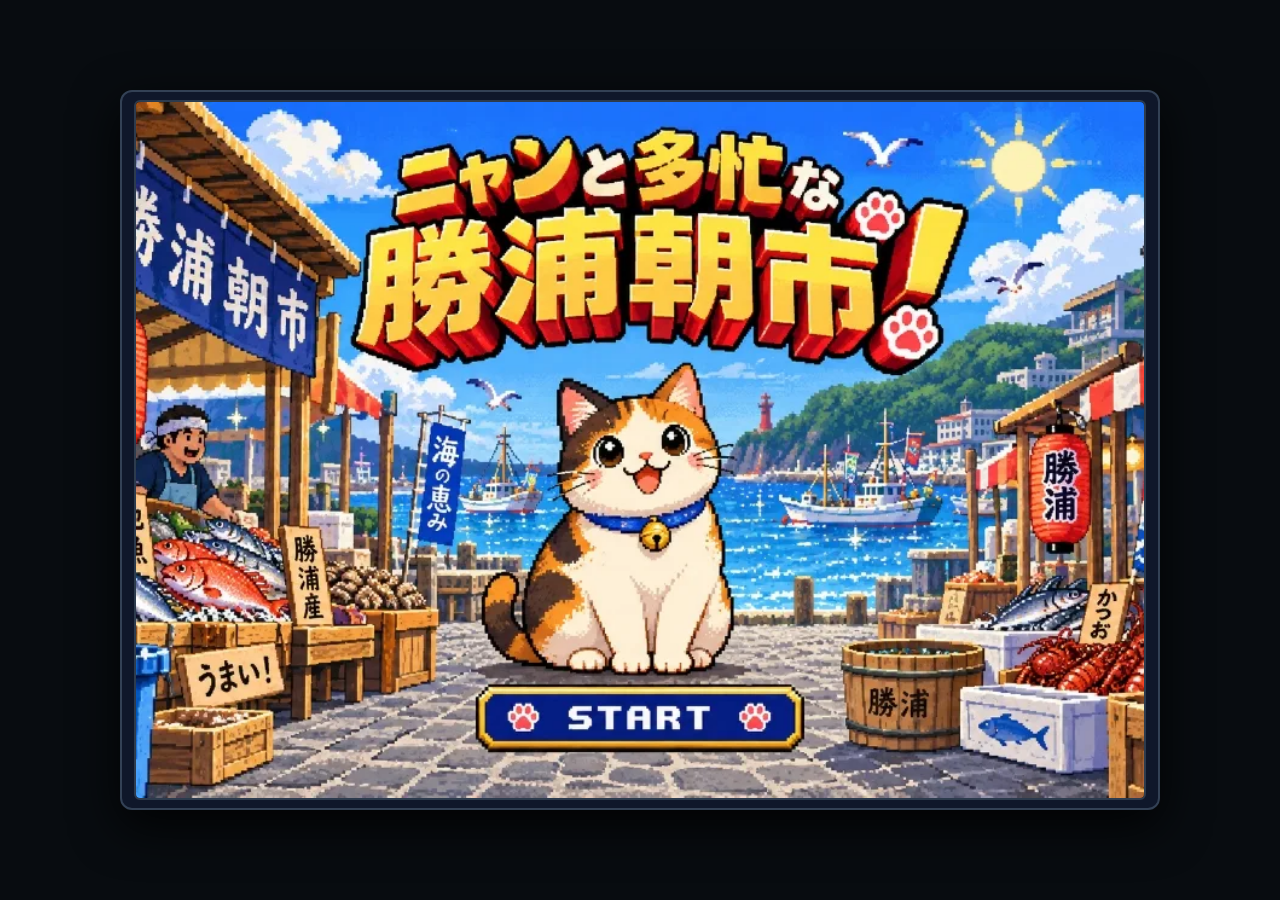
<file: index.html>
<!DOCTYPE html>
<html lang="ja">
<head>
  <meta charset="UTF-8">
  <meta name="viewport" content="width=device-width, initial-scale=1.0, viewport-fit=cover">
  <meta name="apple-mobile-web-app-capable" content="yes">
  <meta name="apple-mobile-web-app-title" content="にゃんと多忙な勝浦朝市">
  <meta name="apple-mobile-web-app-status-bar-style" content="black-translucent">
  <meta name="mobile-web-app-capable" content="yes">
  <meta name="theme-color" content="#080c10">
  <title>にゃんと多忙な勝浦朝市！〜おつかい猫のヤンキー大乱闘〜 【SFC超美麗版】</title>
  <link rel="manifest" href="manifest.json">
  <link rel="apple-touch-icon" href="assets/apple-touch-icon.png">
  <link rel="stylesheet" href="style.css?v=20261004_guide_v19">
  <link rel="stylesheet" href="mobile.css?v=20261004_guide_v19">
</head>
<body>
  <div id="game-container">
    <!-- 上部ヘッダーUI（ダダサバイバー風SFCアーケード調HUD） -->
    <header id="ui-header" class="hidden">
      <div class="header-left">
        <div class="stage-badge" title="勝浦朝市・遠見岬神社サバイバー">勝浦朝市</div>
        <div class="level-box">
          <span class="level-badge" id="player-level-badge">LV. 1</span>
          <div class="exp-bar-container" title="経験値ゲージ（敵を倒すと経験値を獲得！）">
            <div id="exp-bar-fill" class="exp-bar-fill"></div>
            <span id="exp-text" class="exp-text">0 / 8 EXP</span>
          </div>
        </div>
      </div>
      <div class="header-right">
        <!-- プレイヤーHPバー -->
        <div class="hp-box">
          <span class="hp-icon">❤️</span>
          <div class="hp-bar-container">
            <div id="hp-bar-fill" class="hp-bar-fill"></div>
          </div>
          <span id="hp-text" class="hp-text">100 / 100</span>
        </div>
        <!-- 総長登場までの残り時間／最終決戦の状態 -->
        <div class="status-box">
          <span class="label">総長登場まで</span>
          <span id="timer-display" class="value">02:00</span>
        </div>
        <!-- 討伐数（K.O.） -->
        <div class="status-box ko-box">
          <span class="label">撃破数</span>
          <span id="ko-display" class="value">0 体</span>
        </div>
        <button id="help-btn" class="ui-btn" title="操作説明（開いている間は一時停止）" aria-label="操作説明を開く。一時停止">❓ 説明</button>
        <button id="sound-btn" class="ui-btn" title="BGM/効果音 ON/OFF" aria-label="BGMと効果音を切り替える">🔊 BGM ON</button>
      </div>
    </header>

    <!-- メインゲームキャンバス（ビューポート 880 x 495） -->
    <div id="canvas-wrapper">
      <canvas id="gameCanvas" width="880" height="495" tabindex="0"></canvas>
      <button id="event-continue" type="button" hidden aria-label="カットインを閉じてゲームを再開">バトル開始</button>
      <button id="skip-peace" type="button" hidden aria-label="平和時間をスキップしてバトルへ">バトルへ <span aria-hidden="true">»</span></button>

      <!-- 0. ローディング画面（全アセット完全読み込み＆リアルタイム進捗ゲージ） -->
      <div id="loading-overlay" class="overlay loading-screen">
        <div class="loading-card">
          <div class="loading-mascot-wrap">
            <span class="loading-cat">🐾</span>
            <span class="loading-fish">🐟</span>
          </div>
          <h2 class="loading-title">にゃんと多忙な勝浦朝市</h2>
          <div id="loading-status-text" class="loading-status-text">朝市の品物を仕入れ中ニャ...</div>
          <div class="loading-bar-wrap">
            <div id="loading-bar-fill" class="loading-bar-fill"></div>
          </div>
          <div id="loading-percent" class="loading-percent">0%</div>
          <div class="loading-tip-banner">
            💡 <strong>遊び方のコツ：</strong>アイテムを急いで拾って助っ人を呼ぼう！援護で道を開くニャ！
          </div>
        </div>
      </div>

      <!-- 1. タイトル画面（ChatGPT生成の超美麗1枚絵全面＋STARTボタン連動ヒットボックス） -->
      <div id="title-overlay" class="overlay title-screen">
        <img class="title-art" src="assets/title_bg.webp?v=20260929_webp_lightweight_v1" alt="にゃんと多忙な勝浦朝市！ おつかい猫のヤンキー大乱闘" draggable="false">
        <button id="btn-quick-start" class="sfc-start-hitbox" title="START 遊び方へ" aria-label="START 遊び方を見て始める"><span class="mobile-start-label">START ▶</span></button>
      </div>

      <!-- 4. リザルト画面オーバーレイ -->
      <div id="result-overlay" class="overlay hidden">
        <div class="overlay-card">
          <h2 class="result-title" id="result-headline">本日の朝市パトロール終了！</h2>
          <div id="star-rating" class="stars">★★★</div>
          <div class="result-rank-title" id="rank-title">勝浦の守護猫</div>
          
          <!-- ★エンディング画像表示枠（ChatGPT画像配置用） -->
          <div id="ending-banner" class="ending-banner hidden" style="display: none;">
            <img id="ending-img" src="assets/ending.webp?v=20260929_webp_lightweight_v1" alt="勝浦朝市 平和エンディング" onerror="this.style.display='none'; document.getElementById('ending-placeholder').style.display='flex';" onload="this.style.display='block'; document.getElementById('ending-placeholder').style.display='none';" />
            <div id="ending-placeholder" class="ending-placeholder">
              <span class="ending-badge">🌅 HAPPY ENDING 🌅</span>
              <p class="ending-subtext">暴走族総長を撃破！勝浦朝市に平和と活気が戻ったニャ！</p>
            </div>
          </div>
          
          <!-- ★ゲームオーバー画像表示枠（ChatGPT画像配置用） -->
          <div id="gameover-banner" class="ending-banner hidden" style="display: none;">
            <img id="gameover-img" src="assets/gameover.webp?v=20260929_webp_lightweight_v1" alt="ゲームオーバー" onerror="this.style.display='none';" onload="this.style.display='block';" />
          </div>
          
          <div class="result-stats">
            <div class="stat-row">
              <span>生存時間:</span>
              <strong id="final-survival-time">00:00</strong>
            </div>
            <div class="stat-row">
              <span>敵撃破数（K.O.）:</span>
              <strong id="final-ko-count">0 体</strong>
            </div>
            <div class="stat-row">
              <span>到達レベル:</span>
              <strong id="final-level">LV. 1</strong>
            </div>
          </div>

          <button id="restart-btn" class="start-button">もう一度リベンジするニャ！</button>
        </div>
      </div>
    </div>

    <div id="mobile-hud" hidden aria-label="ゲームの状態">
      <div class="mobile-vitals">
        <div class="mobile-health"><span>HP</span><strong id="mobile-hp">100 / 100</strong><span id="mobile-level">Lv.1</span></div>
        <div class="mobile-meter"><div id="mobile-hp-fill"></div></div>
        <div class="mobile-exp-meter" aria-label="次のレベルまでの経験値"><div id="mobile-exp-fill"></div></div>
      </div>
      <div class="mobile-clock"><span id="mobile-timer-label">総長まで</span><strong id="mobile-timer">02:00</strong></div>
      <button id="mobile-pause" type="button" aria-label="一時停止メニューを開く"><span aria-hidden="true">Ⅱ</span></button>
    </div>
    <div id="mobile-notice" hidden role="status"></div>

    <!-- スマートフォン横画面の仮想ジョイスティック。CSSで画面内に重ねて配置する。 -->
    <div id="mobile-controller-zone">
      <div id="joystick-zone">
        <div id="joystick-base">
          <div class="joystick-ring"></div>
          <div class="joystick-cross h"></div>
          <div class="joystick-cross v"></div>
          <div id="joystick-knob">
            <span class="knob-icon">🐾</span>
          </div>
        </div>
      </div>
      <div class="controller-guide-text">▲ 親指でスティックをスワイプしてミケを操作 ▲</div>
    </div>
  </div>

  <!-- START後・説明メニュー共通。絵のページ送り中はゲームを開始／更新しない。 -->
  <dialog id="tutorial-overlay" class="hidden" aria-labelledby="guide-title">
    <div class="guide-shell">
      <div class="guide-header"><h2 id="guide-title" class="guide-sr-only">遊び方</h2><span id="guide-page" aria-label="ページ">1 / 4</span></div>
      <div class="guide-content">
        <div id="guide-art" class="guide-art"><img id="guide-image" src="assets/tutorial-guide.webp?v=20261004_guide_v19" alt="ジョイスティックでミケを動かそう" width="1774" height="887" decoding="async" draggable="false"></div>
        <p id="guide-fallback" class="guide-fallback" hidden></p>
        <p id="guide-caption" class="guide-sr-only" aria-live="polite" aria-atomic="true"></p>
        <p id="guide-pc-tip" class="guide-pc-tip">PC：WASD・矢印キー・マウスドラッグで移動</p>
      </div>
      <div class="guide-actions">
        <button id="btn-tutorial-back" type="button" class="guide-close">閉じる</button>
        <button id="guide-prev" type="button" disabled>戻る</button>
        <button id="btn-tutorial-start" type="button" class="guide-next">次へ ▶</button>
      </div>
    </div>
  </dialog>

  <dialog id="pause-menu" aria-labelledby="pause-title">
    <div class="pause-heading"><div><p>勝浦朝市パトロール</p><h2 id="pause-title">ひとやすみ</h2></div><button id="mobile-resume" type="button" autofocus>続ける ▶</button></div>
    <p id="pause-stats"></p>
    <div class="pause-actions">
      <button id="mobile-sound" type="button">音：ON</button>
      <button id="mobile-help" type="button">遊び方</button>
      <button id="mobile-title" type="button">タイトルへ戻る</button>
    </div>
    <p class="pause-note">右下のスティックで移動。攻撃は自動！</p>
  </dialog>

  <div id="orientation-overlay" class="hidden" role="dialog" aria-modal="true" aria-labelledby="orientation-title" aria-describedby="orientation-copy">
    <div class="orientation-card">
      <div class="orientation-icon" aria-hidden="true">↻</div>
      <h1 id="orientation-title">端末を横向きにしてね</h1>
      <p id="orientation-copy">このゲームはスマートフォンを横にして遊べるよ。横向きになったら、タイトルの「出撃」から始めてね。</p>
      <button id="orientation-resume-btn" type="button" hidden>続ける</button>
      <p class="orientation-note">縦画面ではゲームは進まないよ。端末を横向きにして遊んでね。</p>
    </div>
  </div>


  <!-- 分割スクリプト群（サウンド、定数、ゲーム本体） -->
  <script src="js/sound.js?v=20261001_media_v11"></script>
  <script src="js/balance.js?v=20261004_tactics_v14"></script>
  <script src="js/constants.js?v=20261004_kimie_v17"></script>
  <script src="js/peace-scene.js?v=20261004_kimie_v17"></script>
  <script src="js/mobile-ui.js?v=20261004_kimie_v17"></script>
  <script src="js/enemy-tactics.js?v=20261004_cues_v15"></script>
  <script src="js/kimie.js?v=20261004_guide_v19"></script>
  <script src="js/tutorial-guide.js?v=20261004_guide_v19"></script>
  <script src="js/game.js?v=20261004_guide_v19"></script>
</body>
</html>
</file>
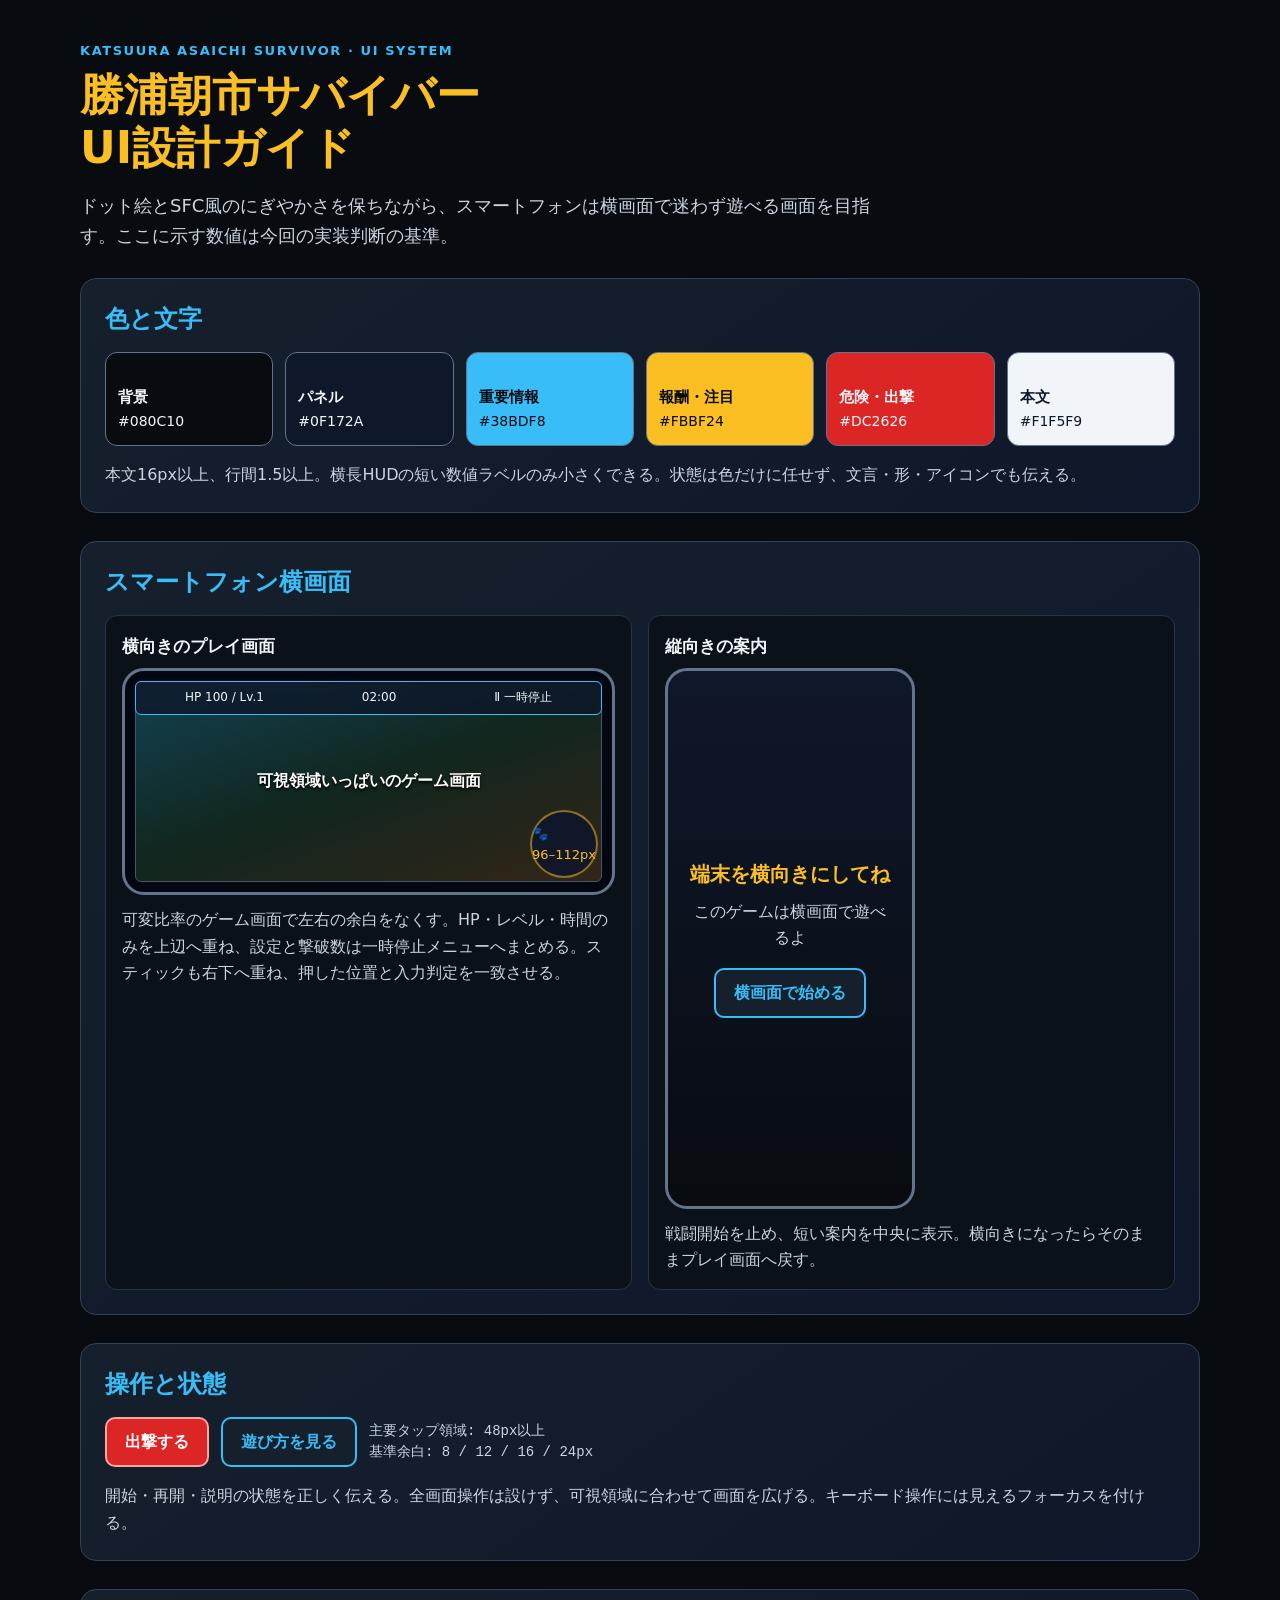
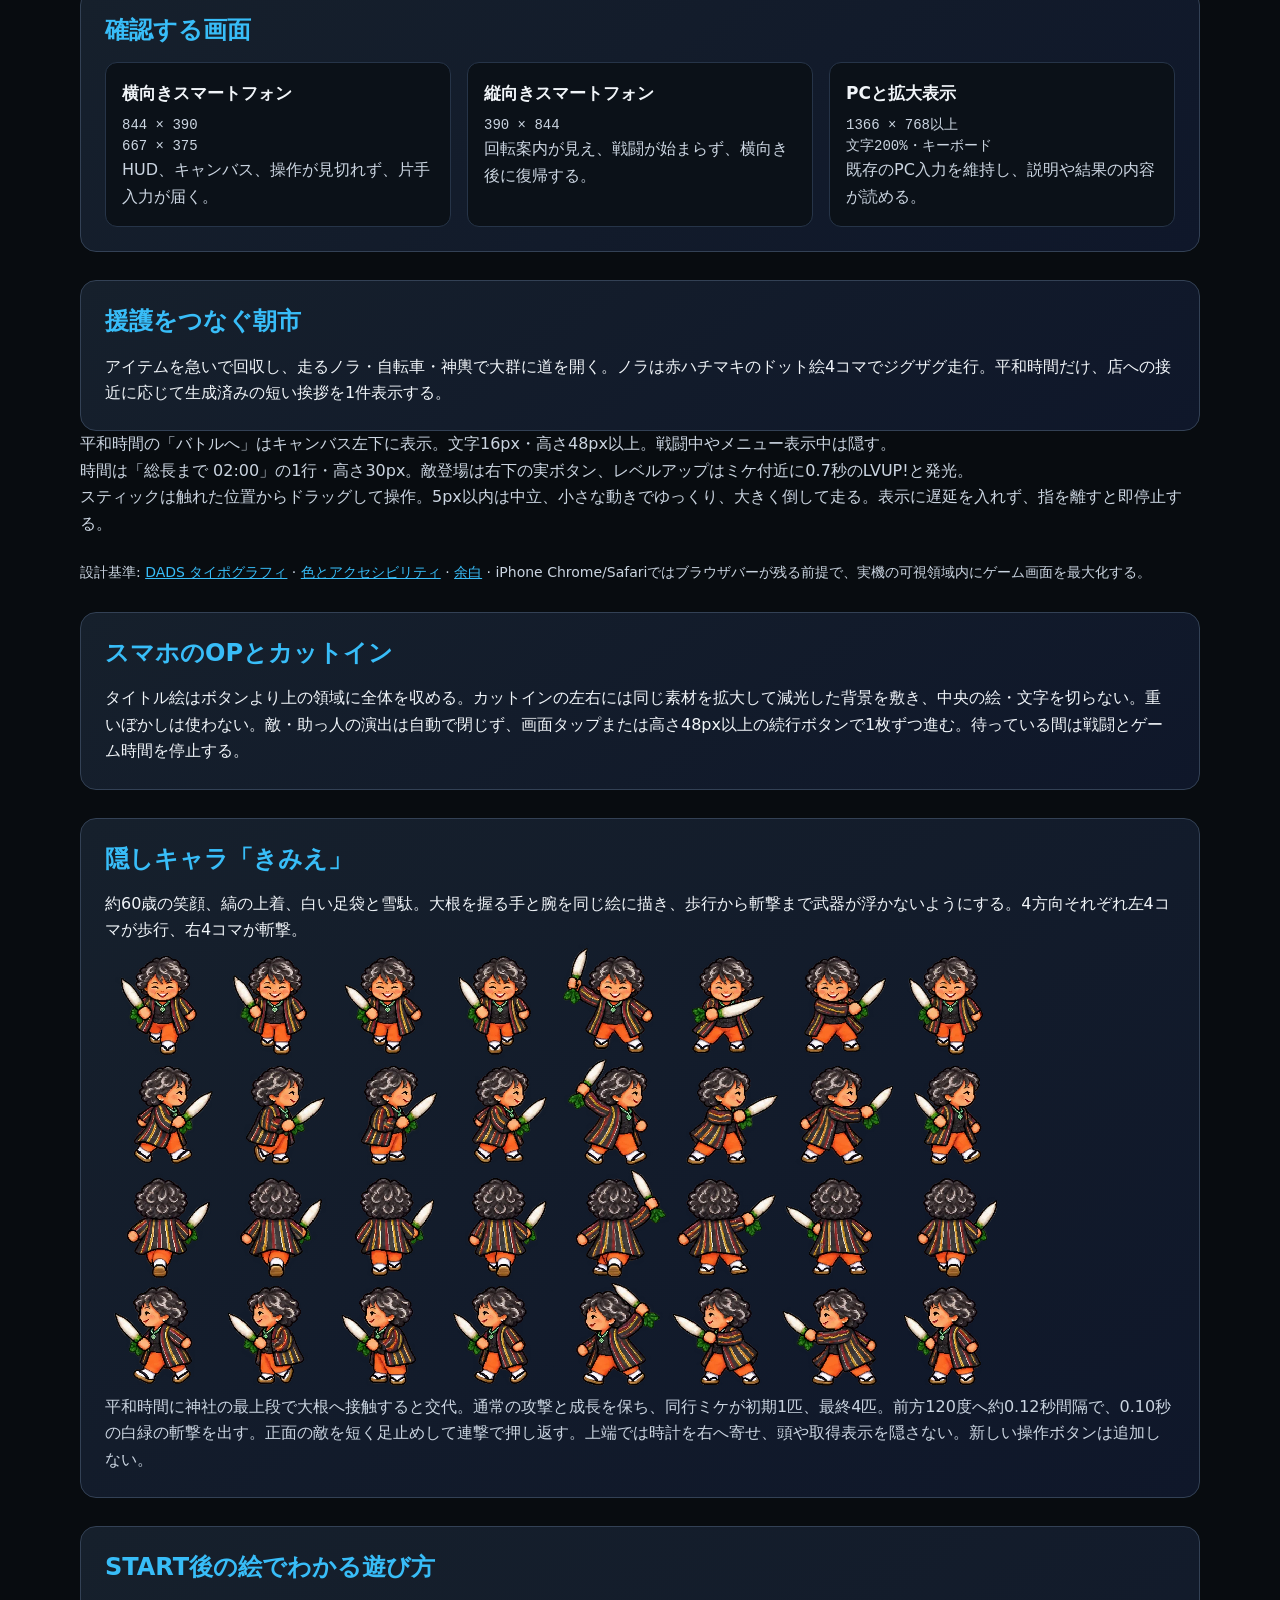
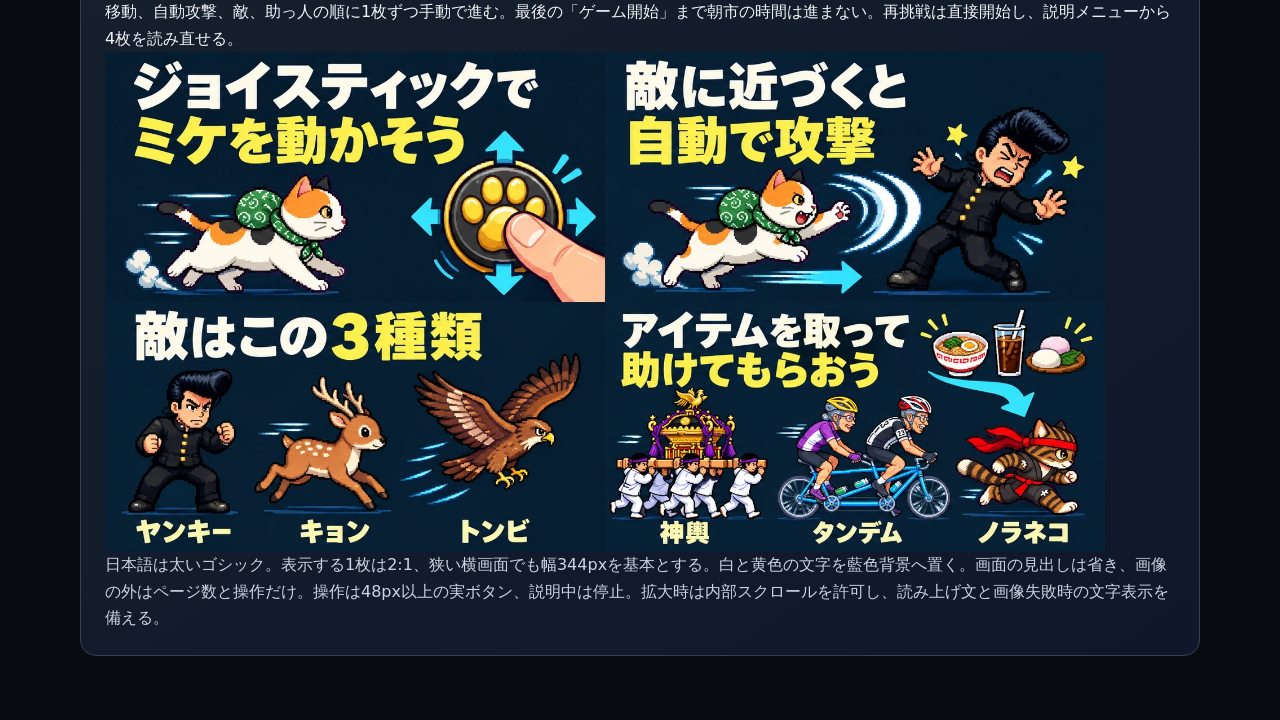
<file: DESIGN_GUIDE.html>
<!doctype html>
<html lang="ja">
<head>
  <meta charset="utf-8">
  <meta name="viewport" content="width=device-width, initial-scale=1">
  <meta name="color-scheme" content="dark">
  <title>勝浦朝市サバイバー UI設計ガイド</title>
  <style>
    :root { color-scheme: dark; --bg:#080c10; --panel:#0f172a; --panel-2:#16202c; --line:#334155; --text:#f1f5f9; --muted:#cbd5e1; --cyan:#38bdf8; --gold:#fbbf24; --red:#dc2626; --space:8px; }
    * { box-sizing:border-box; }
    body { margin:0; background:var(--bg); color:var(--text); font:16px/1.65 "Noto Sans JP",system-ui,-apple-system,"Hiragino Kaku Gothic ProN",Meiryo,sans-serif; }
    main { width:min(100% - 32px, 1120px); margin:0 auto; padding:40px 0 64px; }
    h1,h2,h3,p { margin:0; }
    h1 { color:var(--gold); font-size:clamp(28px,5vw,44px); line-height:1.2; }
    h2 { color:var(--cyan); font-size:24px; line-height:1.35; margin-bottom:16px; }
    h3 { font-size:17px; margin-bottom:8px; }
    .lead { color:var(--muted); font-size:18px; margin-top:16px; max-width:72ch; }
    .eyebrow { color:var(--cyan); font-size:13px; font-weight:800; letter-spacing:.12em; margin-bottom:8px; }
    section { margin-top:28px; padding:24px; border:1px solid var(--line); border-radius:16px; background:linear-gradient(145deg,var(--panel-2),var(--panel)); }
    .grid { display:grid; grid-template-columns:repeat(auto-fit,minmax(min(100%,230px),1fr)); gap:16px; }
    .card { padding:16px; border-radius:12px; background:#0b1118; border:1px solid #263448; }
    .muted { color:var(--muted); }
    .swatches { display:grid; grid-template-columns:repeat(auto-fit,minmax(150px,1fr)); gap:12px; }
    .swatch { min-height:94px; border:1px solid #64748b; border-radius:12px; padding:12px; display:flex; flex-direction:column; justify-content:end; font-size:14px; }
    .swatch strong { font-size:15px; }
    .demo { margin-top:14px; display:flex; flex-wrap:wrap; align-items:center; gap:12px; }
    button { min-height:48px; padding:10px 18px; border:2px solid #fca5a5; border-radius:10px; background:var(--red); color:#fff; font:inherit; font-weight:800; }
    button.secondary { background:#16202c; border-color:var(--cyan); color:var(--cyan); }
    button:focus-visible { outline:3px solid #fff; outline-offset:3px; }
    .phone { width:min(100%,530px); aspect-ratio:844/390; border:3px solid #64748b; border-radius:22px; overflow:hidden; padding:10px; background:#030712; display:grid; grid-template-columns:1fr; grid-template-rows:1fr; position:relative; }
    .hud { position:absolute; inset:10px 10px auto; z-index:2; min-height:34px; border:1px solid var(--cyan); border-radius:6px; background:rgba(15,23,42,.78); backdrop-filter:blur(4px); display:flex; align-items:center; justify-content:space-around; font-size:12px; }
    .field { grid-column:1; grid-row:1; min-width:0; min-height:0; border:1px solid #475569; background:linear-gradient(160deg,#124252,#11261e 50%,#342517); border-radius:6px; display:grid; place-items:center; color:#fff; font-weight:800; text-shadow:0 2px 3px #000; }
    .stick { position:absolute; right:14px; bottom:14px; z-index:3; width:68px; aspect-ratio:1; border:2px solid #fbbf2488; border-radius:50%; display:grid; place-items:center; background:#0f172aee; color:var(--gold); font-size:13px; }
    .portrait { max-width:250px; aspect-ratio:390/844; grid-template-columns:1fr; grid-template-rows:1fr; position:relative; background:linear-gradient(#0f172a,#080c10); }
    .portrait .hud,.portrait .field { display:none; }
    .rotate { align-self:center; text-align:center; padding:12px; }
    .rotate strong { display:block; color:var(--gold); font-size:20px; }
    .rotate span { display:block; color:var(--muted); margin:8px 0 16px; }
    .measure { font:14px/1.5 ui-monospace,SFMono-Regular,monospace; color:var(--muted); }
    a { color:var(--cyan); }
    @media (max-width:600px) { main { width:calc(100% - 20px); padding-top:24px; } section { padding:18px; } .lead { font-size:16px; } }
    @media (prefers-reduced-motion:reduce) { *,*::before,*::after { scroll-behavior:auto!important; animation-duration:.01ms!important; animation-iteration-count:1!important; transition-duration:.01ms!important; } }
  </style>
</head>
<body>
  <main>
    <header>
      <p class="eyebrow">KATSUURA ASAICHI SURVIVOR · UI SYSTEM</p>
      <h1>勝浦朝市サバイバー<br>UI設計ガイド</h1>
      <p class="lead">ドット絵とSFC風のにぎやかさを保ちながら、スマートフォンは横画面で迷わず遊べる画面を目指す。ここに示す数値は今回の実装判断の基準。</p>
    </header>
    <section>
      <h2>色と文字</h2>
      <div class="swatches">
        <div class="swatch" style="background:#080c10"><strong>背景</strong><span>#080C10</span></div>
        <div class="swatch" style="background:#0f172a"><strong>パネル</strong><span>#0F172A</span></div>
        <div class="swatch" style="background:#38bdf8;color:#080c10"><strong>重要情報</strong><span>#38BDF8</span></div>
        <div class="swatch" style="background:#fbbf24;color:#080c10"><strong>報酬・注目</strong><span>#FBBF24</span></div>
        <div class="swatch" style="background:#dc2626"><strong>危険・出撃</strong><span>#DC2626</span></div>
        <div class="swatch" style="background:#f1f5f9;color:#0f172a"><strong>本文</strong><span>#F1F5F9</span></div>
      </div>
      <p class="muted" style="margin-top:16px">本文16px以上、行間1.5以上。横長HUDの短い数値ラベルのみ小さくできる。状態は色だけに任せず、文言・形・アイコンでも伝える。</p>
    </section>
    <section>
      <h2>スマートフォン横画面</h2>
      <div class="grid">
        <div class="card">
          <h3>横向きのプレイ画面</h3>
          <div class="phone" aria-label="横画面レイアウトの見本">
            <div class="hud"><span>HP 100 / Lv.1</span><span>02:00</span><span>Ⅱ 一時停止</span></div>
            <div class="field">可視領域いっぱいのゲーム画面</div>
            <div class="stick">🐾<br>96–112px</div>
          </div>
          <p class="muted" style="margin-top:12px">可変比率のゲーム画面で左右の余白をなくす。HP・レベル・時間のみを上辺へ重ね、設定と撃破数は一時停止メニューへまとめる。スティックも右下へ重ね、押した位置と入力判定を一致させる。</p>
        </div>
        <div class="card">
          <h3>縦向きの案内</h3>
          <div class="phone portrait" aria-label="縦画面の回転案内見本">
            <div class="rotate"><strong>端末を横向きにしてね</strong><span>このゲームは横画面で遊べるよ</span><button class="secondary" type="button">横画面で始める</button></div>
          </div>
          <p class="muted" style="margin-top:12px">戦闘開始を止め、短い案内を中央に表示。横向きになったらそのままプレイ画面へ戻す。</p>
        </div>
      </div>
    </section>
    <section>
      <h2>操作と状態</h2>
      <div class="demo"><button type="button">出撃する</button><button class="secondary" type="button">遊び方を見る</button><span class="measure">主要タップ領域: 48px以上<br>基準余白: 8 / 12 / 16 / 24px</span></div>
      <p class="muted" style="margin-top:16px">開始・再開・説明の状態を正しく伝える。全画面操作は設けず、可視領域に合わせて画面を広げる。キーボード操作には見えるフォーカスを付ける。</p>
    </section>
    <section>
      <h2>確認する画面</h2>
      <div class="grid">
        <div class="card"><h3>横向きスマートフォン</h3><p class="measure">844 × 390<br>667 × 375</p><p class="muted">HUD、キャンバス、操作が見切れず、片手入力が届く。</p></div>
        <div class="card"><h3>縦向きスマートフォン</h3><p class="measure">390 × 844</p><p class="muted">回転案内が見え、戦闘が始まらず、横向き後に復帰する。</p></div>
        <div class="card"><h3>PCと拡大表示</h3><p class="measure">1366 × 768以上<br>文字200%・キーボード</p><p class="muted">既存のPC入力を維持し、説明や結果の内容が読める。</p></div>
      </div>
    </section>
    <section><h2>援護をつなぐ朝市</h2><p>アイテムを急いで回収し、走るノラ・自転車・神輿で大群に道を開く。ノラは赤ハチマキのドット絵4コマでジグザグ走行。平和時間だけ、店への接近に応じて生成済みの短い挨拶を1件表示する。</p></section>
    <p class="muted">平和時間の「バトルへ」はキャンバス左下に表示。文字16px・高さ48px以上。戦闘中やメニュー表示中は隠す。</p>
    <p class="muted">時間は「総長まで 02:00」の1行・高さ30px。敵登場は右下の実ボタン、レベルアップはミケ付近に0.7秒のLVUP!と発光。</p>
    <p class="muted">スティックは触れた位置からドラッグして操作。5px以内は中立、小さな動きでゆっくり、大きく倒して走る。表示に遅延を入れず、指を離すと即停止する。</p>
    <footer class="muted" style="margin-top:24px;font-size:14px">設計基準: <a href="https://design.digital.go.jp/dads/foundations/typography/">DADS タイポグラフィ</a> · <a href="https://design.digital.go.jp/dads/foundations/color/accessibility/">色とアクセシビリティ</a> · <a href="https://design.digital.go.jp/dads/foundations/spacing/">余白</a> · iPhone Chrome/Safariではブラウザバーが残る前提で、実機の可視領域内にゲーム画面を最大化する。</footer>
  <section><h2>スマホのOPとカットイン</h2><p>タイトル絵はボタンより上の領域に全体を収める。カットインの左右には同じ素材を拡大して減光した背景を敷き、中央の絵・文字を切らない。重いぼかしは使わない。敵・助っ人の演出は自動で閉じず、画面タップまたは高さ48px以上の続行ボタンで1枚ずつ進む。待っている間は戦闘とゲーム時間を停止する。</p></section>
    <section><h2>隠しキャラ「きみえ」</h2>
      <p>約60歳の笑顔、縞の上着、白い足袋と雪駄。大根を握る手と腕を同じ絵に描き、歩行から斬撃まで武器が浮かないようにする。4方向それぞれ左4コマが歩行、右4コマが斬撃。</p>
      <img src="assets/kimie_sprites.webp" alt="きみえが大根を握って歩き、斬る4方向のドット絵" style="display:block;width:100%;max-width:900px;height:auto;image-rendering:pixelated">
      <p class="muted">平和時間に神社の最上段で大根へ接触すると交代。通常の攻撃と成長を保ち、同行ミケが初期1匹、最終4匹。前方120度へ約0.12秒間隔で、0.10秒の白緑の斬撃を出す。正面の敵を短く足止めして連撃で押し返す。上端では時計を右へ寄せ、頭や取得表示を隠さない。新しい操作ボタンは追加しない。</p>
    </section>
    <section><h2>START後の絵でわかる遊び方</h2>
      <p>移動、自動攻撃、敵、助っ人の順に1枚ずつ手動で進む。最後の「ゲーム開始」まで朝市の時間は進まない。再挑戦は直接開始し、説明メニューから4枚を読み直せる。</p>
      <img src="assets/tutorial-guide.webp" alt="ジョイスティック、自動攻撃、敵3種類、アイテムと助っ人を大きな文字と絵で説明" style="display:block;width:100%;max-width:1000px;height:auto">
      <p class="muted">日本語は太いゴシック。表示する1枚は2:1、狭い横画面でも幅344pxを基本とする。白と黄色の文字を藍色背景へ置く。画面の見出しは省き、画像の外はページ数と操作だけ。操作は48px以上の実ボタン、説明中は停止。拡大時は内部スクロールを許可し、読み上げ文と画像失敗時の文字表示を備える。</p>
    </section>
  </main>
</body>
</html>
</file>
<file: style.css>
/* ========================================================
   勝浦朝市アクションゲーム スタイルシート（SFC超美麗版）
   16-bit JRPG Masterpiece Styling & Responsive
   ======================================================== */

* {
  box-sizing: border-box;
  margin: 0;
  padding: 0;
}

html, body {
  width: 100%;
  height: 100%;
  height: 100dvh;
  margin: 0;
  padding: 0;
  overflow: hidden;
  overscroll-behavior: none;
  -webkit-overflow-scrolling: auto;
  touch-action: auto;
}

body {
  background-color: #080c10;
  color: #f0f4f8;
  font-family: 'Helvetica Neue', Arial, 'Hiragino Kaku Gothic ProN', 'BIZ UDPGothic', Meiryo, sans-serif;
  display: flex;
  justify-content: center;
  align-items: center;
  min-height: 100vh;
  min-height: 100dvh;
  overflow: hidden;
}

#game-container {
  display: flex;
  flex-direction: column;
  align-items: center;
  width: 96vw;
  max-width: 1040px;
  height: 94vh;
  max-height: 720px;
  padding: 8px 12px;
  background: #0f172a;
  border: 2px solid #334155;
  border-radius: 12px;
  box-shadow: 0 16px 48px rgba(0, 0, 0, 0.85);
  position: relative;
}

/* 上部ヘッダーUI（視認性抜群・大迫力ネオンHUD） */
#ui-header {
  width: 100%;
  min-height: 52px;
  display: flex;
  justify-content: space-between;
  align-items: center;
  background: linear-gradient(180deg, #1e293b 0%, #0f172a 100%);
  border: 2px solid #38bdf8;
  border-radius: 8px;
  padding: 6px 14px;
  margin-bottom: 6px;
  gap: 12px;
  box-shadow: 0 4px 16px rgba(0, 0, 0, 0.6);
}

#ui-header.hidden {
  display: none !important;
}

.header-left {
  display: flex;
  align-items: center;
  gap: 12px;
  flex: 1;
  overflow: hidden;
}

.stage-badge {
  background: linear-gradient(135deg, #b91c1c 0%, #7f1d1d 100%);
  color: #ffffff;
  font-size: 13.5px;
  font-weight: 900;
  padding: 6px 12px;
  border-radius: 6px;
  white-space: nowrap;
  letter-spacing: 0.5px;
  box-shadow: 0 2px 6px rgba(185, 28, 28, 0.5);
  border: 1.5px solid #f87171;
}

/* 注文チケット */
#order-tray {
  display: flex;
  gap: 6px;
  overflow-x: auto;
  padding: 2px 0;
}

.order-ticket {
  background: #fffdf2;
  color: #0f172a;
  border-radius: 5px;
  border: 2px solid #eab308;
  padding: 3px 6px;
  min-width: 120px;
  display: flex;
  flex-direction: column;
  gap: 2px;
  box-shadow: 0 2px 6px rgba(0,0,0,0.5);
  animation: slideIn 0.3s ease-out;
}

@keyframes slideIn {
  from { transform: translateY(-10px); opacity: 0; }
  to { transform: translateY(0); opacity: 1; }
}

.ticket-header {
  display: flex;
  justify-content: space-between;
  align-items: center;
  font-size: 9px;
  font-weight: 900;
  color: #64748b;
}

.ticket-body {
  display: flex;
  align-items: center;
  gap: 5px;
}

.ticket-name {
  font-size: 11px;
  font-weight: 900;
  color: #0f172a;
  white-space: nowrap;
}

.ticket-recipe {
  font-size: 8.5px;
  color: #475569;
  background: #f1f5f9;
  padding: 0 3px;
  border-radius: 2px;
}

.ticket-bar-container {
  width: 100%;
  height: 5px;
  background: #cbd5e1;
  border-radius: 3px;
  overflow: hidden;
}

.ticket-bar {
  height: 100%;
  background: #10b981;
  width: 100%;
  transition: width 0.2s linear, background-color 0.2s linear;
}

.ticket-bar.warning { background: #f59e0b; }
.ticket-bar.danger { background: #ef4444; }

/* ヘッダー右側 */
.header-right {
  display: flex;
  align-items: center;
  gap: 10px;
  white-space: nowrap;
}

.status-box {
  background: #090d12;
  border: 1.5px solid #334155;
  border-radius: 6px;
  padding: 4px 10px;
  display: flex;
  flex-direction: column;
  align-items: center;
  min-width: 74px;
}

.status-box .label {
  font-size: 10.5px;
  font-weight: 700;
  color: #94a3b8;
  text-transform: uppercase;
  letter-spacing: 0.5px;
}

.status-box .value {
  font-size: 17px;
  font-weight: 900;
  color: #fbbf24;
  font-family: 'Courier New', Courier, monospace;
}

.status-box.ko-box .value {
  color: #facc15;
}

.status-box.urgent .value {
  color: #ef4444;
  animation: blink 0.5s infinite;
}

@keyframes blink {
  0%, 100% { opacity: 1; }
  50% { opacity: 0.2; }
}

.combo-box .value { color: #38bdf8; }

.ui-btn {
  background: linear-gradient(180deg, #334155 0%, #1e293b 100%);
  color: #f8fafc;
  border: 1.5px solid #475569;
  border-radius: 6px;
  padding: 7px 13px;
  font-size: 12.5px;
  font-weight: 900;
  cursor: pointer;
  transition: all 0.15s ease;
  box-shadow: 0 2px 6px rgba(0,0,0,0.4);
}

.ui-btn:hover {
  background: linear-gradient(180deg, #475569 0%, #334155 100%);
  border-color: #38bdf8;
  transform: translateY(-1px);
  box-shadow: 0 4px 12px rgba(56, 189, 248, 0.3);
}

.ui-btn:active {
  transform: translateY(0);
}

/* キャンバス領域 */
#canvas-wrapper {
  position: relative;
  width: 100%;
  flex: 1;
  display: flex;
  justify-content: center;
  align-items: center;
  background: #000;
  border: 2px solid #2d3b4d;
  border-radius: 6px;
  overflow: hidden;
}

#gameCanvas {
  width: 100%;
  height: 100%;
  object-fit: contain;
  image-rendering: pixelated;
  image-rendering: crisp-edges;
  touch-action: none;
  user-select: none;
  -webkit-user-select: none;
  -webkit-touch-callout: none;
}

/* スタミナゲージはボタン撤廃に伴い非表示 */
#stamina-container {
  display: none !important;
}

/* ミニマップレーダー（右下） */
#radar-container {
  display: none !important;
}

.radar-title {
  font-size: 8px;
  font-weight: 900;
  color: #94a3b8;
  margin-bottom: 2px;
  letter-spacing: 0.5px;
}

#radarCanvas {
  border: 1px solid #334155;
  border-radius: 3px;
  background: #0f172a;
}

/* オーバーレイ */
.overlay {
  position: absolute;
  top: 0;
  left: 0;
  width: 100%;
  height: 100%;
  background: rgba(8, 12, 18, 0.9);
  backdrop-filter: blur(4px);
  display: flex;
  justify-content: center;
  align-items: center;
  z-index: 100;
}

/* ========================================================
   0. ローディング画面（Now Loading...）
   ======================================================== */
#loading-overlay {
  position: fixed !important;
  inset: 0 !important;
  width: 100vw !important;
  height: 100vh !important;
  height: 100dvh !important;
  background: radial-gradient(circle at center, #0f172a 0%, #020617 100%) !important;
  display: flex !important;
  justify-content: center !important;
  align-items: center !important;
  z-index: 99999 !important; /* 最前面・全画面で確実に表示 */
  transition: opacity 0.45s ease, visibility 0.45s ease !important;
}

#loading-overlay.fade-out {
  opacity: 0;
  visibility: hidden;
  pointer-events: none;
}

.loading-card {
  background: rgba(15, 23, 42, 0.94);
  border: 2px solid #38bdf8;
  border-radius: 14px;
  padding: 20px 24px;
  width: 88%;
  max-width: 420px;
  text-align: center;
  box-shadow: 0 12px 40px rgba(0, 0, 0, 0.9), inset 0 0 20px rgba(56, 189, 248, 0.2);
  display: flex;
  flex-direction: column;
  align-items: center;
  gap: 10px;
}

.loading-mascot-wrap {
  display: flex;
  align-items: center;
  justify-content: center;
  gap: 12px;
  font-size: 32px;
  filter: drop-shadow(0 4px 8px rgba(0, 0, 0, 0.6));
}

.loading-cat {
  display: inline-block;
  animation: catBob 0.6s infinite alternate ease-in-out;
}

.loading-fish {
  display: inline-block;
  animation: fishFlip 0.8s infinite alternate ease-in-out;
}

@keyframes catBob {
  from { transform: translateY(0) rotate(-6deg); }
  to { transform: translateY(-8px) rotate(6deg); }
}

@keyframes fishFlip {
  from { transform: translateY(0) scaleX(1); }
  to { transform: translateY(-6px) scaleX(-1); }
}

.loading-title {
  font-size: 19px;
  font-weight: 900;
  color: #facc15;
  letter-spacing: 1px;
  text-shadow: 0 2px 8px rgba(250, 204, 21, 0.4);
}

.loading-status-text {
  font-size: 12.5px;
  font-weight: 700;
  color: #94a3b8;
  min-height: 18px;
}

.loading-bar-wrap {
  width: 100%;
  height: 14px;
  background: #020617;
  border-radius: 8px;
  border: 1.5px solid #475569;
  overflow: hidden;
  box-shadow: inset 0 2px 4px rgba(0, 0, 0, 0.8);
  position: relative;
}

.loading-bar-fill {
  width: 0%;
  height: 100%;
  background: linear-gradient(90deg, #38bdf8 0%, #facc15 50%, #22c55e 100%);
  border-radius: 6px;
  transition: width 0.15s ease-out;
  box-shadow: 0 0 10px rgba(56, 189, 248, 0.7);
}

.loading-percent {
  font-size: 14px;
  font-weight: 900;
  font-family: 'Courier New', Courier, monospace;
  color: #38bdf8;
  letter-spacing: 0.5px;
}

.loading-tip-banner {
  background: rgba(30, 41, 59, 0.85);
  border: 1px solid rgba(245, 158, 11, 0.4);
  border-radius: 8px;
  padding: 6px 10px;
  font-size: 10.5px;
  color: #cbd5e1;
  line-height: 1.35;
  margin-top: 2px;
}

#title-overlay {
  background: #080c10 url('assets/title_bg.webp?v=20260929_webp_lightweight_v1') center center / cover no-repeat;
  backdrop-filter: none;
  position: absolute;
  top: 0;
  left: 0;
  width: 100%;
  height: 100%;
  display: block;
  z-index: 100;
  cursor: pointer;
}

.title-art { display: none; }

.sfc-start-hitbox {
  position: absolute;
  left: 50%;
  top: 83.2%;
  transform: translateX(-50%);
  width: 27%;
  height: 8.8%;
  border-radius: 8px;
  background: transparent;
  border: none;
  outline: none;
  box-shadow: none;
  cursor: pointer;
  transition: transform 0.1s ease;
  z-index: 10;
}

.sfc-start-hitbox:hover {
  transform: translateX(-50%) scale(1.02);
}

.sfc-start-hitbox:active {
  transform: translateX(-50%) scale(0.96);
}

.sfc-help-button {
  font-family: 'Hiragino Kaku Gothic ProN', 'Noto Sans JP', sans-serif;
  font-size: 15px;
  font-weight: 800;
  letter-spacing: 1px;
  padding: 12px 24px;
  background: rgba(30, 41, 59, 0.9);
  color: #38bdf8;
  border: 2px solid #38bdf8;
  border-radius: 40px;
  cursor: pointer;
  box-shadow: 0 4px 14px rgba(0, 0, 0, 0.6);
  transition: all 0.15s ease;
}

.sfc-help-button:hover {
  background: #0284c7;
  color: #ffffff;
  transform: translateY(-2px);
  box-shadow: 0 6px 18px rgba(2, 132, 199, 0.6);
}

.title-footer-note {
  font-size: 11px;
  color: #cbd5e1;
  text-shadow: 0 1px 3px rgba(0, 0, 0, 0.9);
  margin-bottom: 2px;
}

@keyframes sfcStartPulse {
  0%, 100% { transform: scale(1); filter: brightness(1); }
  50% { transform: scale(1.03); filter: brightness(1.2); }
}

.hidden,
.ending-banner.hidden,
#title-overlay.hidden,
.overlay.hidden { 
  display: none !important; 
}

.overlay-card {
  background: #16202c;
  border: 3px solid #eab308;
  border-radius: 10px;
  padding: 18px 22px;
  max-width: 580px;
  width: 90%;
  text-align: center;
  box-shadow: 0 10px 35px rgba(0,0,0,0.9);
}

.sub-title {
  color: #38bdf8;
  font-size: 12px;
  font-weight: 900;
  margin-bottom: 2px;
  letter-spacing: 1px;
}

.main-title {
  color: #fbbf24;
  font-size: 26px;
  font-weight: 900;
  text-shadow: 2px 2px 0 #b45309, 3px 3px 0 #000;
  letter-spacing: 1px;
  margin-bottom: 2px;
}

.catchphrase {
  color: #e2e8f0;
  font-size: 12px;
  font-weight: bold;
  margin-bottom: 10px;
}

.story-box {
  background: #0b1118;
  border: 1px dashed #475569;
  border-radius: 6px;
  padding: 8px 10px;
  font-size: 11px;
  line-height: 1.5;
  color: #cbd5e1;
  margin-bottom: 10px;
  text-align: left;
}

.instruction-box {
  display: flex;
  gap: 10px;
  background: #1f2d3d;
  border-radius: 6px;
  padding: 8px 10px;
  font-size: 10.5px;
  line-height: 1.5;
  text-align: left;
  margin-bottom: 14px;
}

.inst-col { flex: 1; }

.inst-col span {
  background: #0b1118;
  color: #38bdf8;
  padding: 1px 4px;
  border-radius: 2px;
  font-weight: bold;
}

.start-button {
  background: linear-gradient(180deg, #dc2626 0%, #991b1b 100%);
  color: #ffffff;
  border: 1px solid #fca5a5;
  border-radius: 6px;
  padding: 10px 24px;
  font-size: 15px;
  font-weight: 900;
  cursor: pointer;
  box-shadow: 0 4px 10px rgba(220, 38, 38, 0.4);
  transition: transform 0.1s;
}

.start-button:hover {
  transform: translateY(-2px);
}

/* リザルト画面 */
.result-title { color: #38bdf8; font-size: 22px; margin-bottom: 4px; }
.stars { font-size: 34px; color: #fbbf24; margin-bottom: 4px; letter-spacing: 3px; }
.result-rank-title {
  display: inline-block;
  background: #eab308;
  color: #0f172a;
  font-size: 14px;
  font-weight: 900;
  padding: 3px 14px;
  border-radius: 16px;
  margin-bottom: 12px;
}

.result-stats {
  background: #0b1118;
  border-radius: 6px;
  padding: 10px 14px;
  margin-bottom: 14px;
  display: flex;
  flex-direction: column;
  gap: 5px;
}

.stat-row {
  display: flex;
  justify-content: space-between;
  font-size: 12px;
  color: #94a3b8;
}

.stat-row strong { color: #f1f5f9; font-size: 14px; }

/* ========================================================
   スマートフォン用：仮想ジョイスティック
   ======================================================== */
#mobile-controller-zone {
  display: none; /* デスクトップ環境では非表示 */
}

.controller-guide-text {
  font-size: 11px;
  font-weight: 800;
  color: #94a3b8;
  margin-top: 8px;
  letter-spacing: 0.5px;
  text-shadow: 0 1px 3px rgba(0, 0, 0, 0.8);
  pointer-events: none;
}

#joystick-zone {
  position: absolute;
  right: 24px;
  bottom: 24px;
  width: 124px;
  height: 124px;
  z-index: 45;
  touch-action: none;
  user-select: none;
  -webkit-user-select: none;
  pointer-events: auto;
  opacity: 0.85;
  transition: opacity 0.2s ease;
}

#joystick-zone:active, #joystick-zone.is-dragging {
  opacity: 1;
}

#joystick-base {
  position: relative;
  width: 100%;
  height: 100%;
  border-radius: 50%;
  background: radial-gradient(circle, rgba(15, 23, 42, 0.5) 0%, rgba(2, 6, 23, 0.82) 100%);
  border: 2px solid rgba(245, 158, 11, 0.65);
  box-shadow: 0 4px 18px rgba(0, 0, 0, 0.6), inset 0 0 14px rgba(245, 158, 11, 0.2);
  backdrop-filter: blur(4px);
  -webkit-backdrop-filter: blur(4px);
  display: flex;
  justify-content: center;
  align-items: center;
}

.joystick-ring {
  position: absolute;
  width: 66%;
  height: 66%;
  border-radius: 50%;
  border: 1px dashed rgba(245, 158, 11, 0.35);
  pointer-events: none;
}

.joystick-cross {
  position: absolute;
  background: rgba(245, 158, 11, 0.2);
  pointer-events: none;
}

.joystick-cross.h {
  width: 82%;
  height: 1px;
}

.joystick-cross.v {
  width: 1px;
  height: 82%;
}

#joystick-knob {
  position: absolute;
  width: 54px;
  height: 54px;
  border-radius: 50%;
  background: radial-gradient(circle at 35% 35%, #fbbf24 0%, #d97706 65%, #78350f 100%);
  border: 2.5px solid #ffffff;
  box-shadow: 0 4px 12px rgba(0, 0, 0, 0.65), inset 0 2px 4px rgba(255, 255, 255, 0.45);
  display: flex;
  justify-content: center;
  align-items: center;
  pointer-events: none;
  transform: translate(0px, 0px);
  transition: none;
}

.knob-icon {
  font-size: 24px;
  filter: drop-shadow(0 1px 2px rgba(0, 0, 0, 0.6));
  transform: translateY(-1px);
  pointer-events: none;
}

/* PC（非タッチかつ大画面）でのスティック表示切り替え：PCはマウス操作がメインのため控えめ・または半透明表示 */
@media (hover: hover) and (pointer: fine) {
  #joystick-zone {
    opacity: 0.55;
  }
  #joystick-zone:hover {
    opacity: 0.9;
  }
}

/* ========================================================
   OPシネマティック演出 ＆ チュートリアル スタイル
   ======================================================== */

.menu-btn-group {
  display: flex;
  flex-direction: column;
  gap: 8px;
  width: 100%;
  max-width: 380px;
  margin: 0 auto;
}

.sub-action-button {
  background: linear-gradient(180deg, #1e293b 0%, #0f172a 100%);
  color: #38bdf8;
  border: 1px solid #38bdf8;
  border-radius: 6px;
  padding: 8px 18px;
  font-size: 13px;
  font-weight: bold;
  cursor: pointer;
  transition: all 0.15s ease;
}

.sub-action-button:hover {
  background: #38bdf8;
  color: #0f172a;
  transform: translateY(-2px);
}

/* OPシネマティック画面 */
.cinema-frame {
  width: 100%;
  height: 100%;
  display: flex;
  flex-direction: column;
  justify-content: space-between;
  background: #020617;
  position: relative;
}

.cinema-letterbox {
  width: 100%;
  height: 50px;
  background: #000000;
  z-index: 2;
}

.cinema-content {
  flex: 1;
  display: flex;
  flex-direction: column;
  justify-content: center;
  align-items: center;
  padding: 20px 40px;
  text-align: center;
  position: relative;
}

.op-badge {
  background: #ef4444;
  color: #ffffff;
  font-size: 11px;
  font-weight: 900;
  padding: 2px 10px;
  border-radius: 12px;
  margin-bottom: 12px;
  letter-spacing: 2px;
}

.op-scene-title {
  color: #fbbf24;
  font-size: 24px;
  font-weight: 900;
  margin-bottom: 16px;
  text-shadow: 0 2px 8px rgba(0,0,0,0.8);
}

.op-scene-text {
  color: #f1f5f9;
  font-size: 15px;
  line-height: 1.8;
  max-width: 650px;
  min-height: 90px;
  margin-bottom: 20px;
  text-align: left;
  background: rgba(15, 23, 42, 0.85);
  border: 2px solid #334155;
  border-radius: 8px;
  padding: 16px 20px;
  box-shadow: 0 8px 24px rgba(0,0,0,0.7);
}

.op-cat-portrait {
  display: flex;
  align-items: center;
  gap: 8px;
  margin-bottom: 16px;
  background: #1e293b;
  padding: 4px 14px;
  border-radius: 20px;
  border: 1px solid #475569;
}

.cat-face-icon {
  font-size: 20px;
}

.cat-name {
  color: #fbbf24;
  font-size: 12px;
  font-weight: bold;
}

.op-nav-bar {
  display: flex;
  gap: 16px;
  z-index: 3;
}

.cinema-btn {
  padding: 8px 22px;
  border-radius: 6px;
  font-size: 13px;
  font-weight: bold;
  cursor: pointer;
  border: none;
  transition: transform 0.1s;
}

.cinema-btn.next {
  background: linear-gradient(180deg, #3b82f6 0%, #1d4ed8 100%);
  color: #ffffff;
  box-shadow: 0 3px 8px rgba(59, 130, 246, 0.5);
}

.cinema-btn.skip {
  background: #334155;
  color: #94a3b8;
}

.cinema-btn:hover {
  transform: translateY(-2px);
}

/* ========================================================
   ダダサバイバー風HUD ＆ レベルアップ選択UI
   ======================================================== */

/* レベル ＆ EXPバー */
.level-box {
  flex-shrink: 0;
  white-space: nowrap;
  display: flex;
  align-items: center;
  gap: 10px;
}

.level-badge {
  background: linear-gradient(135deg, #2563eb 0%, #1d4ed8 100%);
  color: #ffffff;
  font-size: 14px;
  font-weight: 900;
  padding: 5px 12px;
  border-radius: 6px;
  border: 1.5px solid #60a5fa;
  box-shadow: 0 0 10px rgba(59, 130, 246, 0.6);
  letter-spacing: 0.5px;
}

.exp-bar-container {
  width: 110px;
  height: 20px;
  background: #0f172a;
  border: 1.5px solid #38bdf8;
  border-radius: 10px;
  position: relative;
  overflow: hidden;
  box-shadow: inset 0 2px 4px rgba(0,0,0,0.8);
}

.exp-bar-fill {
  height: 100%;
  width: 0%;
  background: linear-gradient(90deg, #0284c7, #38bdf8, #7dd3fc);
  border-radius: 10px;
  transition: width 0.2s ease-out;
  box-shadow: 0 0 8px #38bdf8;
}

.exp-text {
  position: absolute;
  top: 50%;
  left: 50%;
  transform: translate(-50%, -50%);
  font-size: 11.5px;
  font-weight: 900;
  color: #ffffff;
  text-shadow: 0 1px 3px rgba(0,0,0,0.95);
  white-space: nowrap;
  pointer-events: none;
}

/* HPバー */
.hp-box {
  display: flex;
  align-items: center;
  gap: 8px;
  background: #090d12;
  padding: 4px 10px;
  border-radius: 6px;
  border: 1.5px solid #334155;
}

.hp-icon {
  font-size: 16px;
}

.hp-bar-container {
  width: 80px;
  height: 18px;
  background: #1e293b;
  border-radius: 9px;
  overflow: hidden;
  border: 1px solid #475569;
}

.hp-bar-fill {
  height: 100%;
  width: 100%;
  background: linear-gradient(90deg, #16a34a, #22c55e, #4ade80);
  border-radius: 9px;
  transition: width 0.15s ease-out;
}

.hp-text {
  font-size: 12.5px;
  font-weight: 900;
  color: #f1f5f9;
}

.ending-banner {
  width: 100%;
  max-width: 480px;
  margin: 12px auto 16px;
  border-radius: 12px;
  overflow: hidden;
  border: 3px solid #fbbf24;
  box-shadow: 0 6px 24px rgba(251, 191, 36, 0.45);
  background: #000;
}

.ending-banner img {
  width: 100%;
  height: auto;
  display: block;
  image-rendering: auto;
}

#gameover-banner {
  border-color: #ef4444;
  box-shadow: 0 6px 24px rgba(239, 68, 68, 0.45);
}

.ending-placeholder {
  display: flex;
  flex-direction: column;
  align-items: center;
  justify-content: center;
  padding: 16px 14px;
  background: linear-gradient(135deg, #1e1b4b 0%, #312e81 50%, #431407 100%);
  text-align: center;
}

.ending-badge {
  font-size: 13px;
  font-weight: 900;
  color: #fef08a;
  background: rgba(234, 88, 12, 0.4);
  border: 1px solid #f59e0b;
  padding: 3px 12px;
  border-radius: 12px;
  margin-bottom: 6px;
  letter-spacing: 1px;
}

.ending-subtext {
  font-size: 12px;
  color: #fed7aa;
  margin: 0;
  line-height: 1.4;
  font-weight: bold;
}

/* ========================================================
   縦持ちスマホ向け：横向き回転推奨オーバーレイ
   ======================================================== */
#orientation-prompt {
  display: none;
  position: fixed;
  top: 0;
  left: 0;
  width: 100vw;
  height: 100vh;
  height: 100dvh;
  background: radial-gradient(circle at center, rgba(15, 23, 42, 0.98) 0%, rgba(2, 6, 23, 1) 100%);
  z-index: 99999;
  flex-direction: column;
  justify-content: center;
  align-items: center;
  text-align: center;
  padding: 24px;
  color: #ffffff;
  pointer-events: auto;
}

#orientation-overlay {
  position: fixed;
  inset: 0;
  z-index: 10000;
  display: grid;
  place-items: center;
  padding: max(20px, env(safe-area-inset-top, 0px)) max(20px, env(safe-area-inset-right, 0px)) max(20px, env(safe-area-inset-bottom, 0px)) max(20px, env(safe-area-inset-left, 0px));
  background: rgba(3, 7, 18, 0.96);
  color: #f1f5f9;
  text-align: center;
  touch-action: pan-y pinch-zoom;
}

#orientation-overlay.hidden { display: none !important; }
.orientation-card {
  width: min(100%, 460px);
  padding: 28px 24px;
  border: 2px solid #38bdf8;
  border-radius: 18px;
  background: linear-gradient(155deg, #16202c, #0f172a);
  box-shadow: 0 16px 42px rgba(0, 0, 0, 0.6);
}
.orientation-icon { color: #fbbf24; font-size: 52px; line-height: 1; }
.orientation-card h1 { margin: 12px 0; color: #fbbf24; font-size: clamp(22px, 6vw, 30px); line-height: 1.35; }
.orientation-card p { color: #f1f5f9; font-size: 16px; line-height: 1.6; }
#orientation-resume-btn {
  min-height: 48px;
  margin: 20px 0 12px;
  padding: 10px 20px;
  border: 2px solid #fca5a5;
  border-radius: 10px;
  background: #dc2626;
  color: #fff;
  font: inherit;
  font-weight: 800;
}
.orientation-card .orientation-note { color: #cbd5e1; font-size: 14px; }

#tutorial-overlay p, #tutorial-overlay h2, #result-overlay p { user-select: text; -webkit-user-select: text; }

button:focus-visible, [tabindex]:focus-visible { outline: 3px solid #fff; outline-offset: 3px; }
button, #gameCanvas, #joystick-zone { user-select: none; -webkit-user-select: none; -webkit-touch-callout: none; }
@media (prefers-reduced-motion: reduce) {
  *, *::before, *::after { animation-duration: .01ms !important; animation-iteration-count: 1 !important; scroll-behavior: auto !important; transition-duration: .01ms !important; }
}
</file>
<file: mobile.css>
/* スマートフォンの表示はここで一元管理。PC用HUDを縮小して流用しない。 */
[hidden], body #mobile-controller-zone[hidden] { display: none !important; }
.mobile-start-label, #mobile-hud, #mobile-notice { display: none; }
#pause-menu {
  margin: auto; width: min(560px, calc(100vw - 32px)); max-height: calc(100dvh - 24px);
  padding: 20px; overflow: auto; overscroll-behavior: contain; touch-action: pan-y pinch-zoom;
  background: #101c2a; color: #f1f5f9; border: 2px solid #fbbf24; border-radius: 16px;
  font: 16px/1.5 'Hiragino Kaku Gothic ProN', Meiryo, sans-serif;
}
#pause-menu::backdrop { background: #030712bb; }
.pause-heading { display: flex; align-items: center; justify-content: space-between; gap: 24px; }
.pause-heading p, .pause-note { color: #cbd5e1; }
.pause-heading h2 { font-size: 24px; color: #fbbf24; }
#pause-stats { margin: 12px 0; }
.pause-actions { display: grid; grid-template-columns: 1fr 1fr; gap: 8px; }
#pause-menu button { min-height: 48px; padding: 8px 12px; border: 1px solid #718096; border-radius: 8px; background: #243448; color: #fff; font: inherit; font-weight: bold; cursor: pointer; }
#pause-menu #mobile-resume { background: #9f2525; border-color: #fca5a5; white-space: nowrap; }
.pause-note { margin-top: 12px; }
body.mobile-landscape { position: fixed; inset: 0; width: var(--play-width, 100vw); height: var(--play-height, 100dvh); min-height: 0; }
body.mobile-landscape #game-container {
  position: fixed; inset: 0; display: block; width: var(--play-width, 100vw); height: var(--play-height, 100dvh);
  max-width: none; max-height: none; padding: 0; margin: 0; border: 0; border-radius: 0; box-shadow: none;
}
body.mobile-landscape #canvas-wrapper {
  position: absolute; inset: 0; width: 100%; height: 100%; max-width: none; max-height: none;
  margin: 0; border: 0; border-radius: 0; aspect-ratio: auto; flex: none;
}
body.mobile-landscape #gameCanvas { display: block; width: 100%; height: 100%; object-fit: fill; touch-action: none; }
body.mobile-landscape #ui-header { display: none !important; }
body.mobile-landscape #mobile-hud {
  display: flex; position: absolute; z-index: 35; top: calc(env(safe-area-inset-top, 0px) + 8px);
  left: calc(env(safe-area-inset-left, 0px) + 12px); right: calc(env(safe-area-inset-right, 0px) + 12px);
  align-items: flex-start; justify-content: space-between; pointer-events: none; gap: 12px;
  font-variant-numeric: tabular-nums; text-shadow: 0 1px 2px #000;
}
.mobile-vitals { width: 174px; padding: 6px 8px; background: #0b1522e8; border: 1px solid #66788b; border-radius: 8px; }
.mobile-health { display: flex; align-items: center; gap: 6px; font-size: 14px; line-height: 18px; }
#mobile-level { margin-left: auto; color: #fbbf24; }
.mobile-meter { height: 6px; background: #3b4555; border-radius: 3px; overflow: hidden; margin-top: 4px; }
#mobile-hp-fill { height: 100%; background: #4ade80; }
#mobile-hp-fill.low { background: #fb7185; }
.mobile-exp-meter { height: 3px; margin-top: 3px; background: #3b4555; }
#mobile-exp-fill { height: 100%; background: #38bdf8; }
.mobile-clock { position: absolute; left: 50%; transform: translateX(-50%); display: flex; align-items: center; gap: 6px; padding: 4px 8px; min-height: 30px; background: #0b1522de; border-radius: 6px; }
.mobile-clock span { display: block; font-size: 11px; line-height: 16px; color: #e2e8f0; white-space: nowrap; }
.mobile-clock strong { display: block; font-size: 16px; line-height: 20px; white-space: nowrap; }
/* 神社の最上段では中央のキャラを隠さず、一時停止の隣へ寄せる。 */
#mobile-hud.shrine-view .mobile-clock { left: auto; right: 60px; transform: none; }
#mobile-pause { width: 48px; height: 48px; pointer-events: auto; background: #0b1522ec; border: 1px solid #94a3b8; border-radius: 10px; color: #fff; font-size: 24px; cursor: pointer; }
body.mobile-landscape #mobile-notice {
  display: block; position: absolute; z-index: 34; top: calc(env(safe-area-inset-top, 0px) + 64px); left: 50%; transform: translateX(-50%);
  width: max-content; max-width: 70%; padding: 6px 12px; background: #0b1522e8; border-left: 3px solid #fbbf24;
  border-radius: 4px; color: #fde68a; font-size: 14px; line-height: 1.4; text-align: center; pointer-events: none;
}
body.mobile-landscape #mobile-controller-zone {
  position: absolute; inset: 0; z-index: 40; display: block; width: 100%; height: 100%; background: none;
  border: 0; padding: 0; pointer-events: none;
}
body.mobile-landscape #joystick-zone {
  position: absolute; width: 104px; height: 104px; margin: 0; right: calc(env(safe-area-inset-right, 0px) + 20px);
  bottom: calc(env(safe-area-inset-bottom, 0px) + 16px); pointer-events: auto; touch-action: none; opacity: .72;
}
body.mobile-landscape #joystick-zone.is-dragging { opacity: 1; }
body.mobile-landscape #joystick-base { width: 100%; height: 100%; background: #13233899; border: 2px solid #fbbf24bb; box-shadow: none; }
body.mobile-landscape #joystick-knob { width: 46px; height: 46px; border-width: 2px; box-shadow: none; }
body.mobile-landscape .knob-icon { font-size: 22px; }
body.mobile-landscape .controller-guide-text, body.mobile-portrait #mobile-controller-zone { display: none; }
body.mobile-landscape .overlay { padding: 8px calc(env(safe-area-inset-right, 0px) + 12px) 8px calc(env(safe-area-inset-left, 0px) + 12px); backdrop-filter: none; }
body.mobile-landscape .overlay-card { max-height: 100%; overflow-y: auto; overscroll-behavior: contain; touch-action: pan-y pinch-zoom; }
body.mobile-landscape .start-button, body.mobile-landscape .sub-action-button { min-height: 48px; padding: 10px 16px; font-size: 16px; }
body.mobile-landscape #title-overlay { background-image: none; }
body.mobile-landscape #title-overlay::before {
  content: ''; position: absolute; inset: 0; pointer-events: none;
  background: linear-gradient(#080c10aa, #080c10cc), url('assets/title_bg.webp?v=20260929_webp_lightweight_v1') center / cover;
}
body.mobile-landscape .title-art {
  display: block; position: absolute; z-index: 1;
  top: 8px; left: calc(env(safe-area-inset-left, 0px) + 12px);
  width: calc(100% - env(safe-area-inset-left, 0px) - env(safe-area-inset-right, 0px) - 24px);
  height: calc(100% - max(12px, env(safe-area-inset-bottom, 0px)) - 72px);
  object-fit: contain; object-position: center; pointer-events: none;
}
body.mobile-landscape .sfc-start-hitbox { top: auto; bottom: max(12px, env(safe-area-inset-bottom, 0px)); left: 50%; width: 220px; height: 52px; transform: translateX(-50%); border: 2px solid #fde68a; border-radius: 10px; background: #9f2525; animation: none; }
body.mobile-landscape .mobile-start-label { display: block; color: white; font-size: 20px; font-weight: 900; }
body.mobile-landscape #result-overlay .overlay-card { display: grid; grid-template-columns: minmax(0, 1.1fr) minmax(0, 1fr); grid-template-rows: auto auto auto auto auto; column-gap: 20px; width: min(100%, 900px); max-width: none; padding: 14px 18px; }
body.mobile-landscape .result-title { grid-column: 2; font-size: 18px; line-height: 1.3; margin: 0; }
body.mobile-landscape .stars { grid-column: 2; font-size: 18px; line-height: 20px; margin: 0; }
body.mobile-landscape .result-rank-title { grid-column: 2; font-size: 14px; line-height: 20px; padding: 2px 6px; margin: 0; }
body.mobile-landscape .ending-banner { grid-column: 1; grid-row: 1 / 6; margin: 0; width: 100%; align-self: center; }
body.mobile-landscape .ending-banner img { max-height: calc(var(--play-height) - 70px); object-fit: contain; }
body.mobile-landscape .result-stats { grid-column: 2; margin: 6px 0; padding: 6px 10px; gap: 2px; }
body.mobile-landscape .stat-row { font-size: 14px; line-height: 20px; padding: 0; color: #cbd5e1; }
body.mobile-landscape #restart-btn { grid-column: 2; width: 100%; font-size: 16px; margin: 0; }
@media (max-height: 330px) { #pause-menu { padding: 12px 16px; } .pause-note { font-size: 14px; } body.mobile-landscape #joystick-zone { width: 96px; height: 96px; bottom: max(8px, env(safe-area-inset-bottom, 0px)); } }

body.mobile-portrait #game-container { width: 100vw; max-width: 100vw; overflow: hidden; }
body.mobile-portrait #ui-header { display: none !important; }

/* 平和時間だけ表示。移動スティックと反対側に置く、PC・スマホ共通の操作。 */
#skip-peace {
  position: absolute; z-index: 36;
  left: calc(env(safe-area-inset-left, 0px) + 12px);
  bottom: calc(env(safe-area-inset-bottom, 0px) + 12px);
  min-height: 48px; padding: 10px 16px; border: 1px solid #fde68a; border-radius: 10px;
  background: #9f2525; color: #fff; font: bold 16px/1.4 sans-serif;
  cursor: pointer; touch-action: manipulation;
}
#skip-peace:focus-visible { outline: 3px solid #fff; outline-offset: 3px; }
#skip-peace:active { background: #7f1d1d; }

#event-continue {
  position: absolute; z-index: 46; right: calc(env(safe-area-inset-right, 0px) + 16px);
  bottom: calc(env(safe-area-inset-bottom, 0px) + 16px);
  min-height: 48px; min-width: 148px; padding: 10px 16px; border: 2px solid #fde68a;
  border-radius: 8px; background: #9f2525; color: #fff; font: bold 16px/1.4 sans-serif;
  white-space: nowrap; cursor: pointer; touch-action: manipulation;
}
#event-continue:disabled { opacity: .55; cursor: default; }
.pause-actions #mobile-title { grid-column: 1 / -1; }

/* 文字込みの生成画像を1枚ずつ大きく表示する遊び方。 */
#tutorial-overlay {
  margin: auto; padding: 0; width: min(960px, calc(100vw - 16px)); max-width: calc(100vw - 16px);
  max-height: calc(100dvh - 16px); overflow: auto;
  color: #fff9e8; background: #101c2a; border: 2px solid #fbbf24; border-radius: 12px;
  font: 16px/1.5 'Noto Sans JP', 'Hiragino Sans', Meiryo, sans-serif;
  touch-action: pan-y pinch-zoom; overscroll-behavior: contain;
}
#tutorial-overlay::backdrop { background: #030712e8; }
.guide-shell { display: flex; flex-direction: column; gap: 8px; padding: 12px; max-height: calc(100dvh - 20px); }
.guide-header { display: flex; align-items: center; justify-content: flex-end; gap: 12px; min-height: 24px; flex: none; }
#guide-title { font-size: 18px; line-height: 24px; color: #fff9e8; margin: 0; }
#guide-page { font-size: 16px; font-variant-numeric: tabular-nums; white-space: nowrap; color: #fbbf24; }
.guide-content { min-height: 0; overflow: auto; touch-action: pan-y pinch-zoom; }
.guide-art {
  position: relative; overflow: hidden; aspect-ratio: 2 / 1; margin: 0 auto;
  width: min(100%, 900px, calc((100dvh - 144px) * 2)); min-width: min(100%, 344px);
  background: #082032;
}
#guide-image { position: absolute; width: 200%; height: 200%; max-width: none; left: var(--guide-x, 0%); top: var(--guide-y, 0%); pointer-events: none; user-select: none; }
.guide-pc-tip { text-align: center; color: #dce8f1; font-size: 16px; margin: 8px 0 0; }
.guide-actions { display: flex; align-items: center; gap: 8px; flex: none; }
.guide-actions button {
  min-width: 64px; min-height: 48px; padding: 8px 14px; font: inherit; font-weight: 700;
  color: #f1f5f9; background: #243448; border: 1px solid #94a3b8; border-radius: 8px;
  cursor: pointer; touch-action: manipulation;
}
.guide-actions .guide-next { margin-left: auto; min-width: 144px; background: #9f2525; border-color: #fde68a; }
.guide-actions .guide-close { background: transparent; }
.guide-actions button:disabled { opacity: .45; cursor: default; }
.guide-actions button:focus-visible { outline: 3px solid #38bdf8; outline-offset: 2px; }
.guide-actions button:not(:disabled):active { filter: brightness(1.2); }
.guide-fallback { font-size: 24px; line-height: 1.6; max-width: 680px; padding: 20px; margin: auto; }
.guide-sr-only { position: absolute; width: 1px; height: 1px; padding: 0; margin: -1px; overflow: hidden; clip-path: inset(50%); white-space: nowrap; border: 0; }
@media (max-height: 360px) {
  #tutorial-overlay { max-height: calc(100dvh - 8px); }
  .guide-shell { padding: 6px; gap: 4px; max-height: calc(100dvh - 12px); }
  .guide-art { width: min(100%, 900px, calc((100dvh - 104px) * 2)); }
}
@media (max-height: 240px) {
  .guide-shell { max-height: none; }
  .guide-content { overflow: visible; }
}
@media (max-width: 380px) {
  .guide-shell { padding: 6px; }
  .guide-actions button { padding-inline: 10px; }
  .guide-actions .guide-next { min-width: 128px; }
}
</file>
